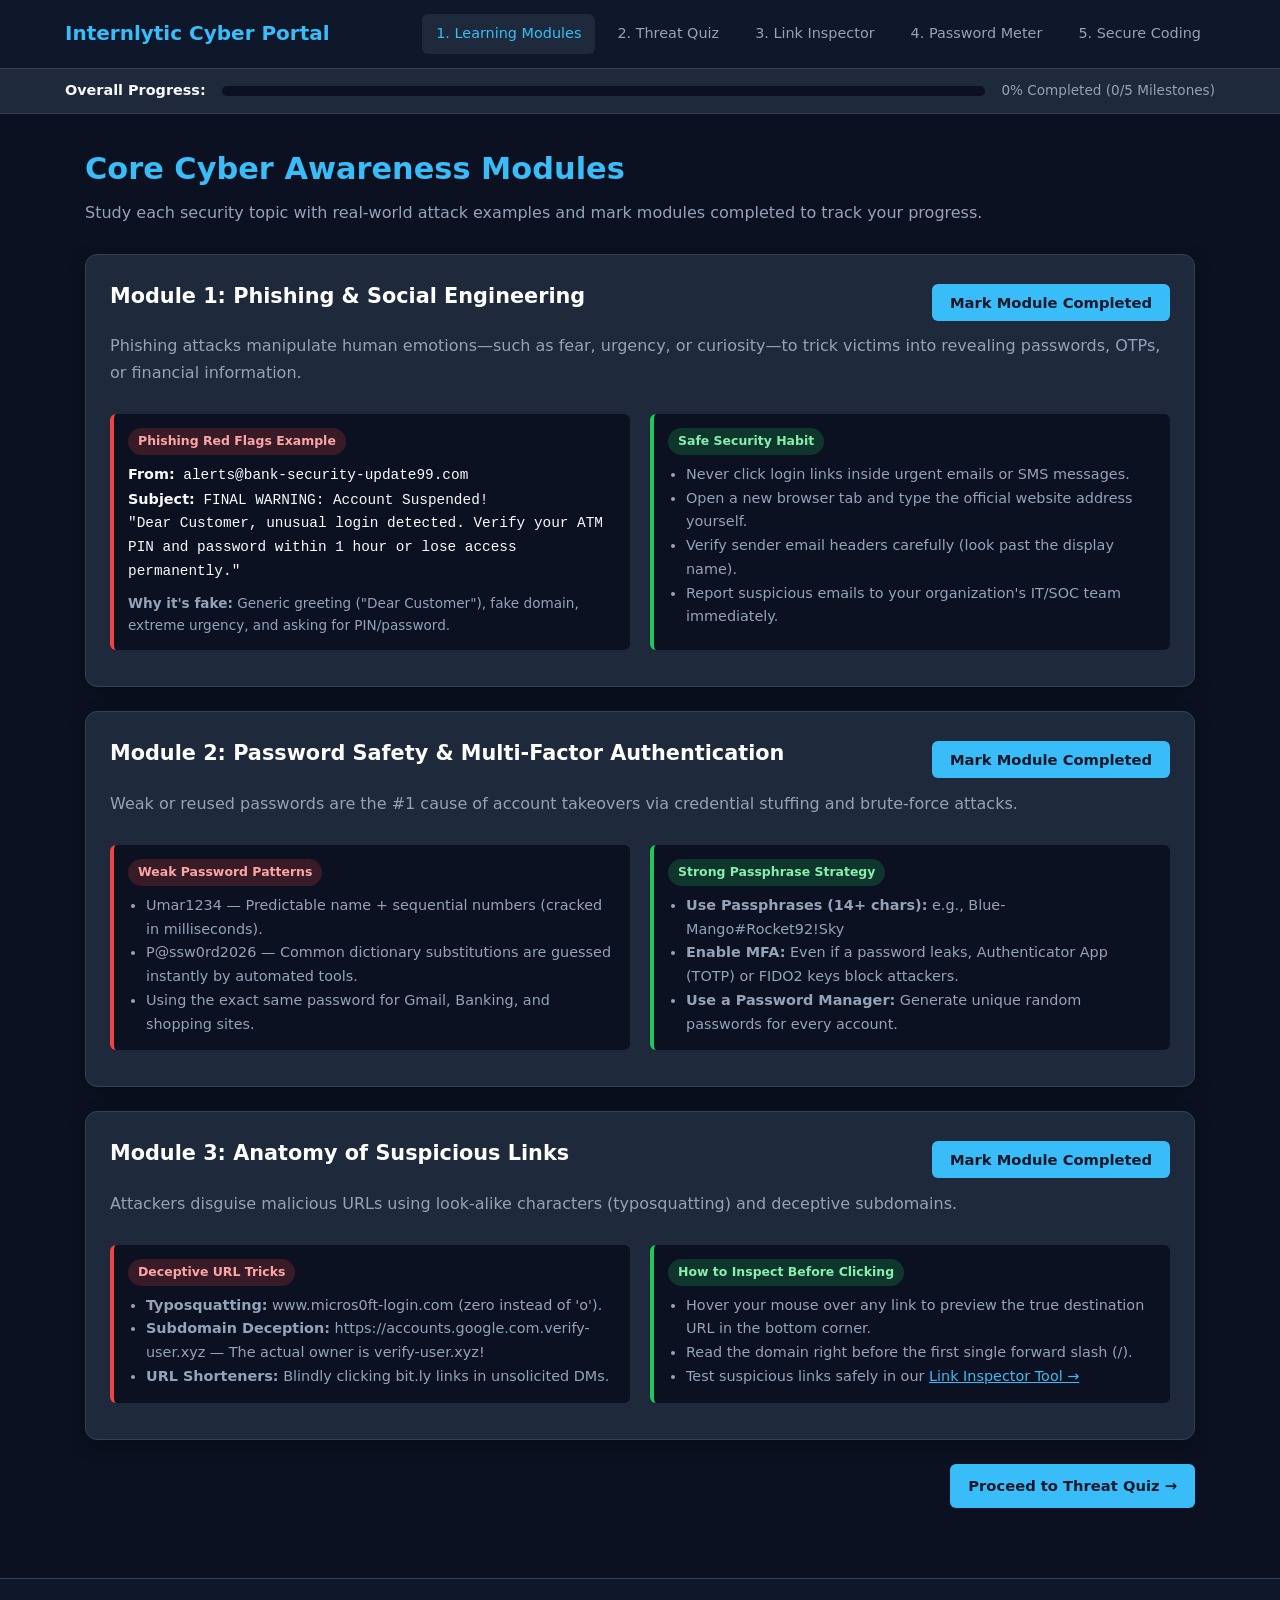
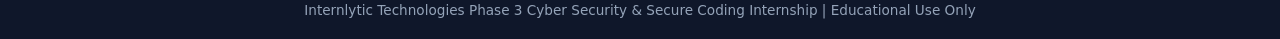
<file: index.html>
<!DOCTYPE html>
<html lang="en">
<head>
  <meta charset="UTF-8" />
  <meta name="viewport" content="width=device-width, initial-scale=1.0" />
  <title>Learning Modules | Internlytic Cyber Portal</title>
  <link rel="stylesheet" href="style.css" />
</head>
<body>
  <nav>
    <div class="nav-container">
      <a href="index.html" class="brand">Internlytic Cyber Portal</a>
      <div class="nav-links">
        <a href="index.html" class="active">1. Learning Modules</a>
        <a href="quiz.html">2. Threat Quiz</a>
        <a href="link-inspector.html">3. Link Inspector</a>
        <a href="password-meter.html">4. Password Meter</a>
        <a href="secure-coding.html">5. Secure Coding</a>
      </div>
    </div>
  </nav>

  <div class="progress-banner">
    <div class="progress-inner">
      <strong style="font-size:0.9rem;">Overall Progress:</strong>
      <div class="progress-track"><div class="progress-fill" id="globalBar"></div></div>
      <span id="globalText" style="font-size:0.85rem; color:var(--text-muted);">0% Completed</span>
    </div>
  </div>

  <main>
    <div class="page-header">
      <h1>Core Cyber Awareness Modules</h1>
      <p>Study each security topic with real-world attack examples and mark modules completed to track your progress.</p>
    </div>

    <!-- Module 1: Phishing -->
    <div class="card-box" id="mod-card-0">
      <div style="display:flex; justify-content:space-between; align-items:center; flex-wrap:wrap; gap:10px;">
        <h2>Module 1: Phishing & Social Engineering</h2>
        <button class="btn btn-primary" id="btn-mod-0" onclick="toggleModule(0)">Mark Module Completed</button>
      </div>
      <p style="color:var(--text-muted); margin-top:8px;">Phishing attacks manipulate human emotions—such as fear, urgency, or curiosity—to trick victims into revealing passwords, OTPs, or financial information.</p>

      <div class="grid-2" style="margin-top:16px;">
        <div class="example-box example-bad">
          <span class="badge badge-danger">Phishing Red Flags Example</span>
          <p style="margin-top:8px; font-family:monospace;">
            <strong>From:</strong> alerts@bank-security-update99.com<br>
            <strong>Subject:</strong> FINAL WARNING: Account Suspended!<br>
            "Dear Customer, unusual login detected. Verify your ATM PIN and password within 1 hour or lose access permanently."
          </p>
          <p style="margin-top:8px; color:var(--text-muted); font-size:0.85rem;"><strong>Why it's fake:</strong> Generic greeting ("Dear Customer"), fake domain, extreme urgency, and asking for PIN/password.</p>
        </div>

        <div class="example-box example-good">
          <span class="badge badge-success">Safe Security Habit</span>
          <ul style="padding-left:18px; margin-top:8px; color:var(--text-muted);">
            <li>Never click login links inside urgent emails or SMS messages.</li>
            <li>Open a new browser tab and type the official website address yourself.</li>
            <li>Verify sender email headers carefully (look past the display name).</li>
            <li>Report suspicious emails to your organization's IT/SOC team immediately.</li>
          </ul>
        </div>
      </div>
    </div>

    <!-- Module 2: Password Safety -->
    <div class="card-box" id="mod-card-1">
      <div style="display:flex; justify-content:space-between; align-items:center; flex-wrap:wrap; gap:10px;">
        <h2>Module 2: Password Safety & Multi-Factor Authentication</h2>
        <button class="btn btn-primary" id="btn-mod-1" onclick="toggleModule(1)">Mark Module Completed</button>
      </div>
      <p style="color:var(--text-muted); margin-top:8px;">Weak or reused passwords are the #1 cause of account takeovers via credential stuffing and brute-force attacks.</p>

      <div class="grid-2" style="margin-top:16px;">
        <div class="example-box example-bad">
          <span class="badge badge-danger">Weak Password Patterns</span>
          <ul style="padding-left:18px; margin-top:8px; color:var(--text-muted);">
            <li><code>Umar1234</code> — Predictable name + sequential numbers (cracked in milliseconds).</li>
            <li><code>P@ssw0rd2026</code> — Common dictionary substitutions are guessed instantly by automated tools.</li>
            <li>Using the exact same password for Gmail, Banking, and shopping sites.</li>
          </ul>
        </div>

        <div class="example-box example-good">
          <span class="badge badge-success">Strong Passphrase Strategy</span>
          <ul style="padding-left:18px; margin-top:8px; color:var(--text-muted);">
            <li><strong>Use Passphrases (14+ chars):</strong> e.g., <code>Blue-Mango#Rocket92!Sky</code></li>
            <li><strong>Enable MFA:</strong> Even if a password leaks, Authenticator App (TOTP) or FIDO2 keys block attackers.</li>
            <li><strong>Use a Password Manager:</strong> Generate unique random passwords for every account.</li>
          </ul>
        </div>
      </div>
    </div>

    <!-- Module 3: Suspicious Links -->
    <div class="card-box" id="mod-card-2">
      <div style="display:flex; justify-content:space-between; align-items:center; flex-wrap:wrap; gap:10px;">
        <h2>Module 3: Anatomy of Suspicious Links</h2>
        <button class="btn btn-primary" id="btn-mod-2" onclick="toggleModule(2)">Mark Module Completed</button>
      </div>
      <p style="color:var(--text-muted); margin-top:8px;">Attackers disguise malicious URLs using look-alike characters (typosquatting) and deceptive subdomains.</p>

      <div class="grid-2" style="margin-top:16px;">
        <div class="example-box example-bad">
          <span class="badge badge-danger">Deceptive URL Tricks</span>
          <ul style="padding-left:18px; margin-top:8px; color:var(--text-muted);">
            <li><strong>Typosquatting:</strong> <code>www.micros0ft-login.com</code> (zero instead of 'o').</li>
            <li><strong>Subdomain Deception:</strong> <code>https://accounts.google.com.verify-user.xyz</code> — The actual owner is <code>verify-user.xyz</code>!</li>
            <li><strong>URL Shorteners:</strong> Blindly clicking <code>bit.ly</code> links in unsolicited DMs.</li>
          </ul>
        </div>

        <div class="example-box example-good">
          <span class="badge badge-success">How to Inspect Before Clicking</span>
          <ul style="padding-left:18px; margin-top:8px; color:var(--text-muted);">
            <li>Hover your mouse over any link to preview the true destination URL in the bottom corner.</li>
            <li>Read the domain right before the first single forward slash (<code>/</code>).</li>
            <li>Test suspicious links safely in our <a href="link-inspector.html" style="color:var(--primary);">Link Inspector Tool &rarr;</a></li>
          </ul>
        </div>
      </div>
    </div>

    <div style="text-align:right;">
      <a href="quiz.html" class="btn btn-primary">Proceed to Threat Quiz &rarr;</a>
    </div>
  </main>

  <footer>Internlytic Technologies Phase 3 Cyber Security & Secure Coding Internship | Educational Use Only</footer>
  <script src="app.js"></script>
</body>
</html>
</file>
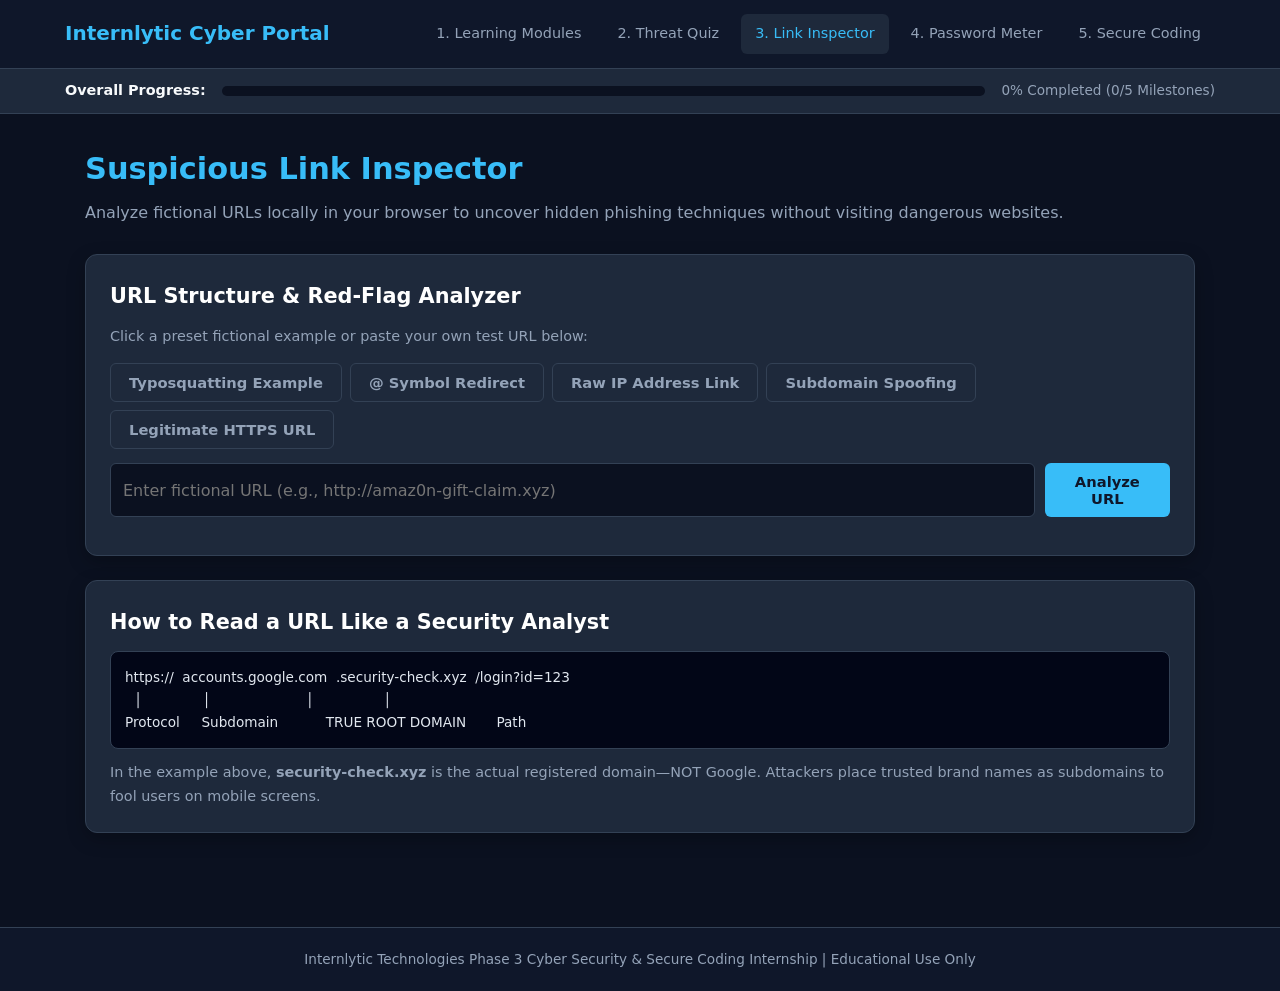
<file: link-inspector.html>
<!DOCTYPE html>
<html lang="en">
<head>
  <meta charset="UTF-8" />
  <meta name="viewport" content="width=device-width, initial-scale=1.0" />
  <title>Link Inspector | Internlytic Cyber Portal</title>
  <link rel="stylesheet" href="style.css" />
</head>
<body>
  <nav>
    <div class="nav-container">
      <a href="index.html" class="brand">Internlytic Cyber Portal</a>
      <div class="nav-links">
        <a href="index.html">1. Learning Modules</a>
        <a href="quiz.html">2. Threat Quiz</a>
        <a href="link-inspector.html" class="active">3. Link Inspector</a>
        <a href="password-meter.html">4. Password Meter</a>
        <a href="secure-coding.html">5. Secure Coding</a>
      </div>
    </div>
  </nav>

  <div class="progress-banner">
    <div class="progress-inner">
      <strong style="font-size:0.9rem;">Overall Progress:</strong>
      <div class="progress-track"><div class="progress-fill" id="globalBar"></div></div>
      <span id="globalText" style="font-size:0.85rem; color:var(--text-muted);">0% Completed</span>
    </div>
  </div>

  <main>
    <div class="page-header">
      <h1>Suspicious Link Inspector</h1>
      <p>Analyze fictional URLs locally in your browser to uncover hidden phishing techniques without visiting dangerous websites.</p>
    </div>

    <div class="card-box">
      <h2>URL Structure & Red-Flag Analyzer</h2>
      <p style="color:var(--text-muted); font-size:0.9rem;">Click a preset fictional example or paste your own test URL below:</p>

      <div style="display:flex; gap:8px; flex-wrap:wrap; margin:14px 0;">
        <button class="btn btn-outline" onclick="fillUrl('http://paypa1-security-login.com/verify')">Typosquatting Example</button>
        <button class="btn btn-outline" onclick="fillUrl('https://portal.bank.com@attacker-site.tk/auth')">@ Symbol Redirect</button>
        <button class="btn btn-outline" onclick="fillUrl('http://185.220.101.4/update-kyc')">Raw IP Address Link</button>
        <button class="btn btn-outline" onclick="fillUrl('https://login.microsoft.com.session-reset.xyz')">Subdomain Spoofing</button>
        <button class="btn btn-outline" onclick="fillUrl('https://developer.mozilla.org/en-US/docs/Web/Security')">Legitimate HTTPS URL</button>
      </div>

      <div class="input-row">
        <input type="text" id="urlField" placeholder="Enter fictional URL (e.g., http://amaz0n-gift-claim.xyz)" />
        <button class="btn btn-primary" onclick="runUrlInspection()">Analyze URL</button>
      </div>

      <div id="urlOutput" style="display:none;"></div>
    </div>

    <div class="card-box">
      <h2>How to Read a URL Like a Security Analyst</h2>
      <pre>https://  accounts.google.com  .security-check.xyz  /login?id=123
  │              │                      │                │
Protocol     Subdomain           TRUE ROOT DOMAIN       Path</pre>
      <p style="color:var(--text-muted); font-size:0.9rem; margin-top:12px;">
        In the example above, <strong>security-check.xyz</strong> is the actual registered domain—NOT Google. Attackers place trusted brand names as subdomains to fool users on mobile screens.
      </p>
    </div>
  </main>

  <footer>Internlytic Technologies Phase 3 Cyber Security & Secure Coding Internship | Educational Use Only</footer>
  <script src="app.js"></script>
</body>
</html>
</file>
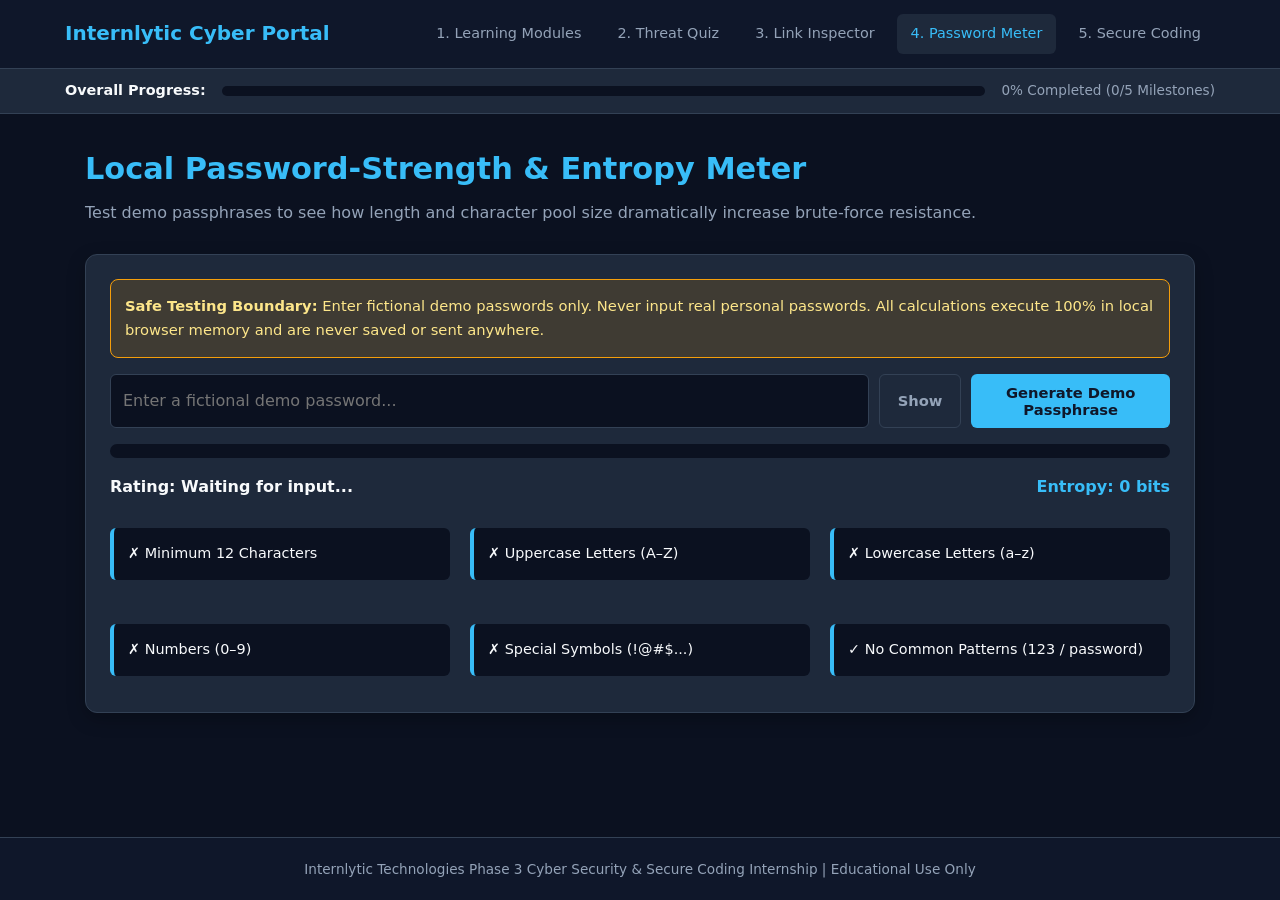
<file: password-meter.html>
<!DOCTYPE html>
<html lang="en">
<head>
  <meta charset="UTF-8" />
  <meta name="viewport" content="width=device-width, initial-scale=1.0" />
  <title>Password Meter | Internlytic Cyber Portal</title>
  <link rel="stylesheet" href="style.css" />
</head>
<body>
  <nav>
    <div class="nav-container">
      <a href="index.html" class="brand">Internlytic Cyber Portal</a>
      <div class="nav-links">
        <a href="index.html">1. Learning Modules</a>
        <a href="quiz.html">2. Threat Quiz</a>
        <a href="link-inspector.html">3. Link Inspector</a>
        <a href="password-meter.html" class="active">4. Password Meter</a>
        <a href="secure-coding.html">5. Secure Coding</a>
      </div>
    </div>
  </nav>

  <div class="progress-banner">
    <div class="progress-inner">
      <strong style="font-size:0.9rem;">Overall Progress:</strong>
      <div class="progress-track"><div class="progress-fill" id="globalBar"></div></div>
      <span id="globalText" style="font-size:0.85rem; color:var(--text-muted);">0% Completed</span>
    </div>
  </div>

  <main>
    <div class="page-header">
      <h1>Local Password-Strength & Entropy Meter</h1>
      <p>Test demo passphrases to see how length and character pool size dramatically increase brute-force resistance.</p>
    </div>

    <div class="card-box">
      <div class="alert alert-warn" style="margin-top:0; margin-bottom:16px;">
        <strong>Safe Testing Boundary:</strong> Enter fictional demo passwords only. Never input real personal passwords. All calculations execute 100% in local browser memory and are never saved or sent anywhere.
      </div>

      <div class="input-row">
        <input type="password" id="pwdInput" placeholder="Enter a fictional demo password..." oninput="checkPasswordStrength()" autocomplete="off" />
        <button class="btn btn-outline" id="pwdToggle" onclick="togglePwd()">Show</button>
        <button class="btn btn-primary" onclick="generateDemoPassphrase()">Generate Demo Passphrase</button>
      </div>

      <div class="progress-track" style="height:14px; margin:16px 0;">
        <div id="pwdBar" style="height:100%; width:0%; transition:all 0.3s;"></div>
      </div>

      <div style="display:flex; justify-content:space-between; flex-wrap:wrap; gap:10px; margin-bottom:16px;">
        <strong id="pwdRating">Rating: Waiting for input...</strong>
        <span id="pwdEntropy" style="color:var(--primary); font-weight:600;">Entropy: 0 bits</span>
      </div>

      <div class="grid-3">
        <div class="example-box" id="chk-len">✗ Minimum 12 Characters</div>
        <div class="example-box" id="chk-upper">✗ Uppercase Letters (A–Z)</div>
        <div class="example-box" id="chk-lower">✗ Lowercase Letters (a–z)</div>
        <div class="example-box" id="chk-num">✗ Numbers (0–9)</div>
        <div class="example-box" id="chk-sym">✗ Special Symbols (!@#$...)</div>
        <div class="example-box" id="chk-seq">✓ No Common Patterns (123 / password)</div>
      </div>
    </div>
  </main>

  <footer>Internlytic Technologies Phase 3 Cyber Security & Secure Coding Internship | Educational Use Only</footer>
  <script src="app.js"></script>
</body>
</html>
</file>
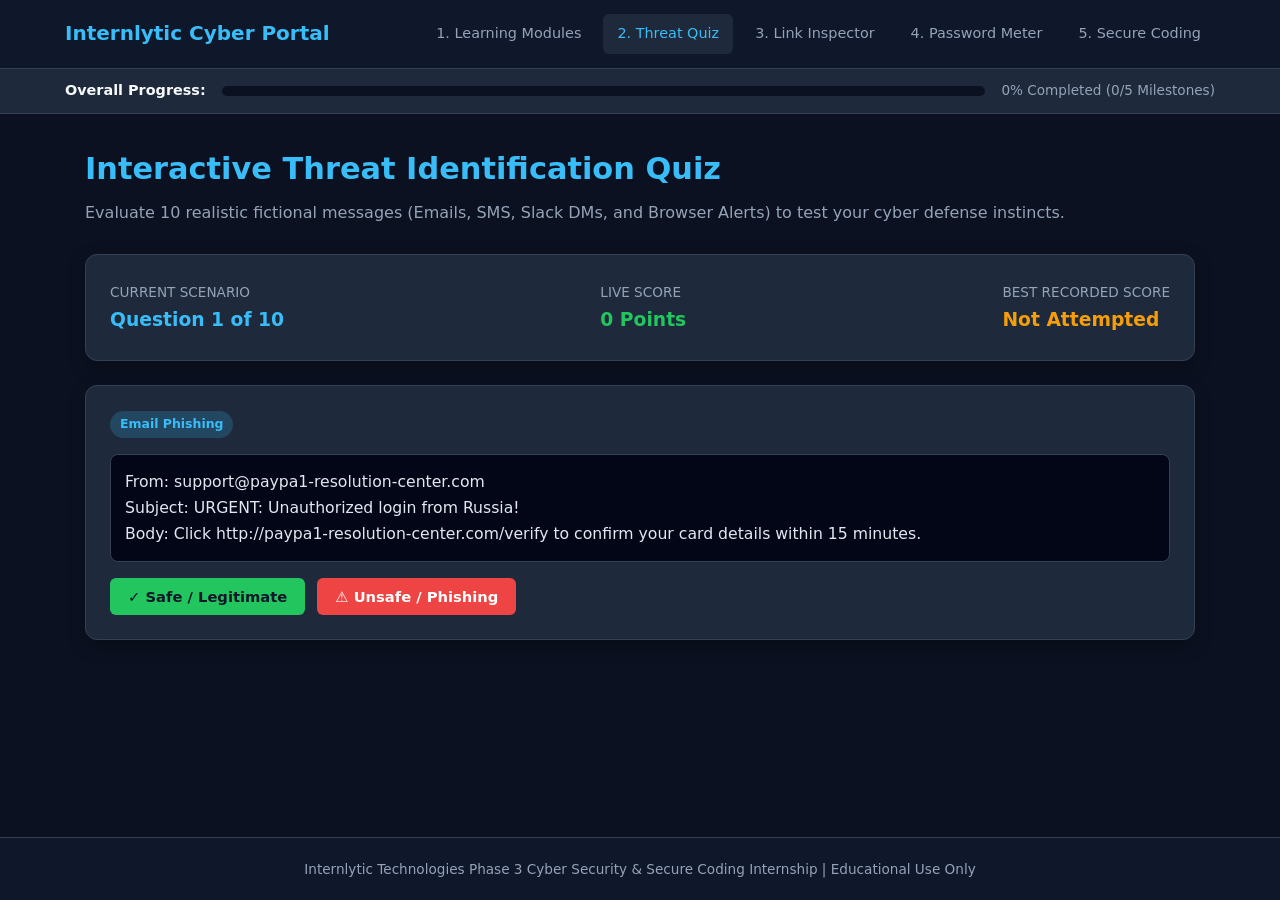
<file: quiz.html>
<!DOCTYPE html>
<html lang="en">
<head>
  <meta charset="UTF-8" />
  <meta name="viewport" content="width=device-width, initial-scale=1.0" />
  <title>Threat Quiz | Internlytic Cyber Portal</title>
  <link rel="stylesheet" href="style.css" />
</head>
<body>
  <nav>
    <div class="nav-container">
      <a href="index.html" class="brand">Internlytic Cyber Portal</a>
      <div class="nav-links">
        <a href="index.html">1. Learning Modules</a>
        <a href="quiz.html" class="active">2. Threat Quiz</a>
        <a href="link-inspector.html">3. Link Inspector</a>
        <a href="password-meter.html">4. Password Meter</a>
        <a href="secure-coding.html">5. Secure Coding</a>
      </div>
    </div>
  </nav>

  <div class="progress-banner">
    <div class="progress-inner">
      <strong style="font-size:0.9rem;">Overall Progress:</strong>
      <div class="progress-track"><div class="progress-fill" id="globalBar"></div></div>
      <span id="globalText" style="font-size:0.85rem; color:var(--text-muted);">0% Completed</span>
    </div>
  </div>

  <main>
    <div class="page-header">
      <h1>Interactive Threat Identification Quiz</h1>
      <p>Evaluate 10 realistic fictional messages (Emails, SMS, Slack DMs, and Browser Alerts) to test your cyber defense instincts.</p>
    </div>

    <!-- Scoreboard Summary -->
    <div class="card-box" style="display:flex; justify-content:space-between; flex-wrap:wrap; gap:16px; align-items:center;">
      <div>
        <span style="color:var(--text-muted); font-size:0.85rem;">CURRENT SCENARIO</span>
        <h3 id="qProgress" style="color:var(--primary);">Question 1 of 10</h3>
      </div>
      <div>
        <span style="color:var(--text-muted); font-size:0.85rem;">LIVE SCORE</span>
        <h3 id="qScore" style="color:var(--success);">0 Points</h3>
      </div>
      <div>
        <span style="color:var(--text-muted); font-size:0.85rem;">BEST RECORDED SCORE</span>
        <h3 id="bestScoreDisplay" style="color:var(--warning);">Not Attempted</h3>
      </div>
    </div>

    <!-- Active Quiz Card -->
    <div class="card-box" id="quizArea">
      <span class="badge" id="qCategory" style="background:rgba(56,189,248,0.2); color:var(--primary);">Email Scenario</span>
      <pre id="qText" style="font-size:0.98rem; margin:16px 0; white-space:pre-wrap;"></pre>

      <div id="qButtons" style="display:flex; gap:12px; flex-wrap:wrap;">
        <button class="btn btn-success" onclick="answerQuiz(true)">✓ Safe / Legitimate</button>
        <button class="btn btn-danger" onclick="answerQuiz(false)">⚠ Unsafe / Phishing</button>
      </div>

      <div id="qFeedback" class="alert" style="display:none;"></div>
      <button id="qNextBtn" class="btn btn-primary" style="margin-top:16px; display:none;" onclick="nextQuizQuestion()">Next Scenario &rarr;</button>
    </div>
  </main>

  <footer>Internlytic Technologies Phase 3 Cyber Security & Secure Coding Internship | Educational Use Only</footer>
  <script src="app.js"></script>
</body>
</html>
</file>
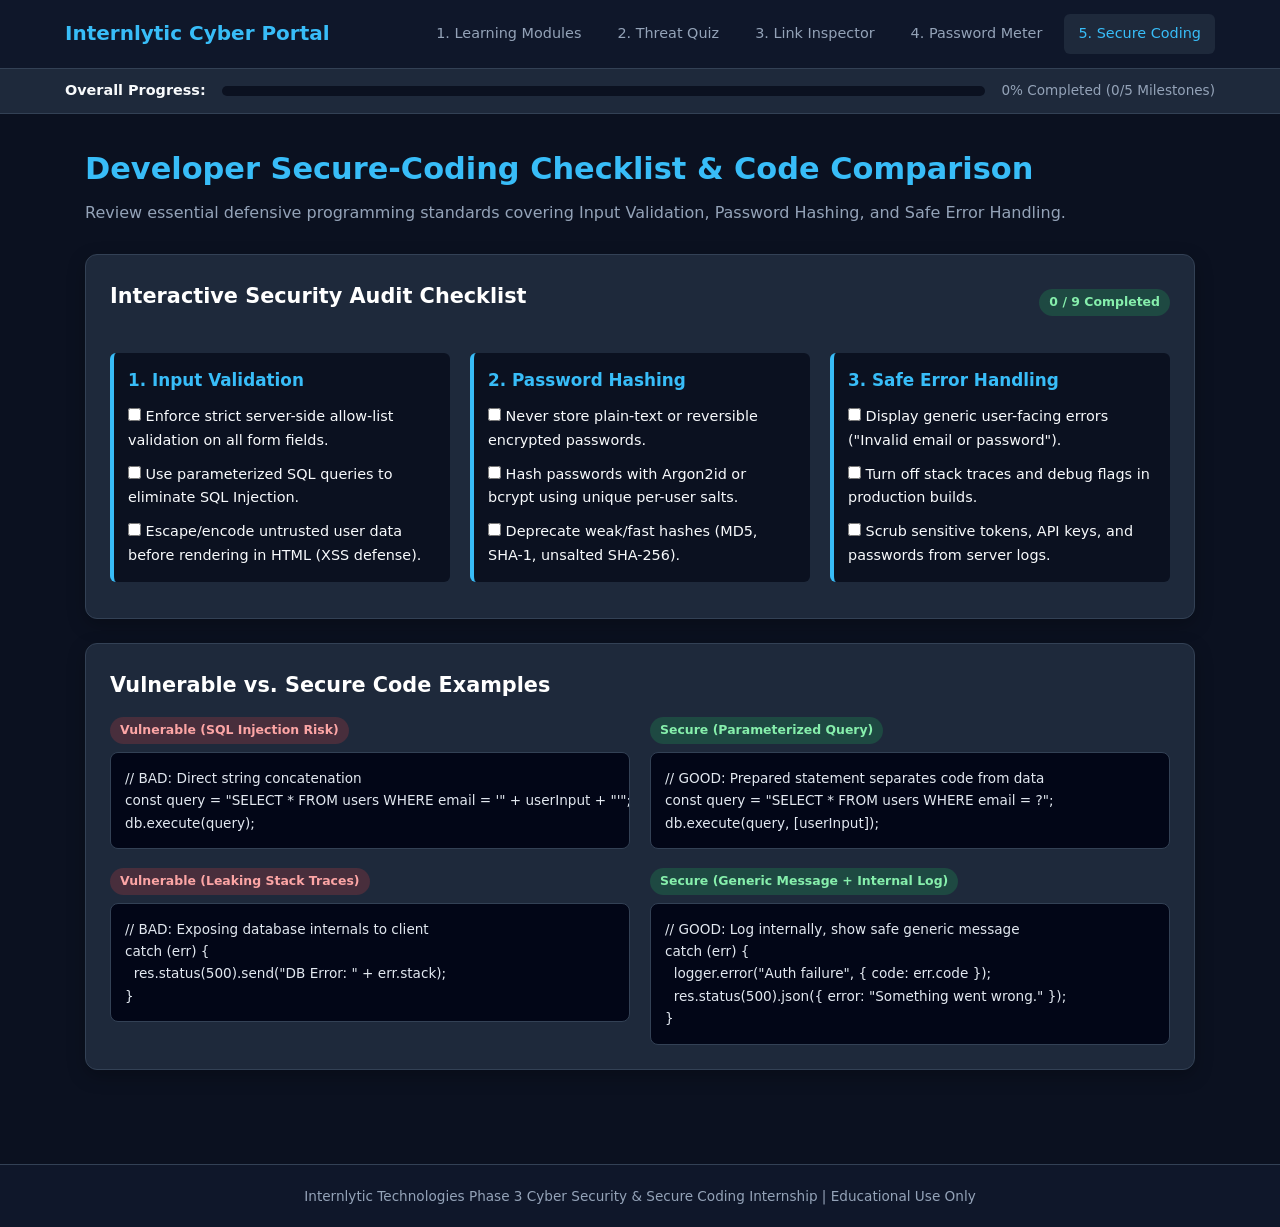
<file: secure-coding.html>
<!DOCTYPE html>
<html lang="en">
<head>
  <meta charset="UTF-8" />
  <meta name="viewport" content="width=device-width, initial-scale=1.0" />
  <title>Secure Coding Checklist | Internlytic Cyber Portal</title>
  <link rel="stylesheet" href="style.css" />
</head>
<body>
  <nav>
    <div class="nav-container">
      <a href="index.html" class="brand">Internlytic Cyber Portal</a>
      <div class="nav-links">
        <a href="index.html">1. Learning Modules</a>
        <a href="quiz.html">2. Threat Quiz</a>
        <a href="link-inspector.html">3. Link Inspector</a>
        <a href="password-meter.html">4. Password Meter</a>
        <a href="secure-coding.html" class="active">5. Secure Coding</a>
      </div>
    </div>
  </nav>

  <div class="progress-banner">
    <div class="progress-inner">
      <strong style="font-size:0.9rem;">Overall Progress:</strong>
      <div class="progress-track"><div class="progress-fill" id="globalBar"></div></div>
      <span id="globalText" style="font-size:0.85rem; color:var(--text-muted);">0% Completed</span>
    </div>
  </div>

  <main>
    <div class="page-header">
      <h1>Developer Secure-Coding Checklist & Code Comparison</h1>
      <p>Review essential defensive programming standards covering Input Validation, Password Hashing, and Safe Error Handling.</p>
    </div>

    <!-- Interactive Checklist -->
    <div class="card-box">
      <div style="display:flex; justify-content:space-between; align-items:center; flex-wrap:wrap; gap:10px; margin-bottom:16px;">
        <h2>Interactive Security Audit Checklist</h2>
        <span id="checkCounter" class="badge badge-success">0 / 9 Completed</span>
      </div>

      <div class="grid-3">
        <div class="example-box">
          <h3 style="color:var(--primary); margin-bottom:10px;">1. Input Validation</h3>
          <label style="display:block; margin-bottom:10px; cursor:pointer;"><input type="checkbox" class="dev-chk" data-id="0" onchange="saveChecklist()"> Enforce strict server-side allow-list validation on all form fields.</label>
          <label style="display:block; margin-bottom:10px; cursor:pointer;"><input type="checkbox" class="dev-chk" data-id="1" onchange="saveChecklist()"> Use parameterized SQL queries to eliminate SQL Injection.</label>
          <label style="display:block; cursor:pointer;"><input type="checkbox" class="dev-chk" data-id="2" onchange="saveChecklist()"> Escape/encode untrusted user data before rendering in HTML (XSS defense).</label>
        </div>

        <div class="example-box">
          <h3 style="color:var(--primary); margin-bottom:10px;">2. Password Hashing</h3>
          <label style="display:block; margin-bottom:10px; cursor:pointer;"><input type="checkbox" class="dev-chk" data-id="3" onchange="saveChecklist()"> Never store plain-text or reversible encrypted passwords.</label>
          <label style="display:block; margin-bottom:10px; cursor:pointer;"><input type="checkbox" class="dev-chk" data-id="4" onchange="saveChecklist()"> Hash passwords with Argon2id or bcrypt using unique per-user salts.</label>
          <label style="display:block; cursor:pointer;"><input type="checkbox" class="dev-chk" data-id="5" onchange="saveChecklist()"> Deprecate weak/fast hashes (MD5, SHA-1, unsalted SHA-256).</label>
        </div>

        <div class="example-box">
          <h3 style="color:var(--primary); margin-bottom:10px;">3. Safe Error Handling</h3>
          <label style="display:block; margin-bottom:10px; cursor:pointer;"><input type="checkbox" class="dev-chk" data-id="6" onchange="saveChecklist()"> Display generic user-facing errors ("Invalid email or password").</label>
          <label style="display:block; margin-bottom:10px; cursor:pointer;"><input type="checkbox" class="dev-chk" data-id="7" onchange="saveChecklist()"> Turn off stack traces and debug flags in production builds.</label>
          <label style="display:block; cursor:pointer;"><input type="checkbox" class="dev-chk" data-id="8" onchange="saveChecklist()"> Scrub sensitive tokens, API keys, and passwords from server logs.</label>
        </div>
      </div>
    </div>

    <!-- Vulnerable vs Secure Code Examples -->
    <div class="card-box">
      <h2>Vulnerable vs. Secure Code Examples</h2>
      <div class="grid-2" style="margin-top:14px;">
        <div>
          <span class="badge badge-danger">Vulnerable (SQL Injection Risk)</span>
          <pre>// BAD: Direct string concatenation
const query = "SELECT * FROM users WHERE email = '" + userInput + "'";
db.execute(query);</pre>
        </div>
        <div>
          <span class="badge badge-success">Secure (Parameterized Query)</span>
          <pre>// GOOD: Prepared statement separates code from data
const query = "SELECT * FROM users WHERE email = ?";
db.execute(query, [userInput]);</pre>
        </div>
      </div>

      <div class="grid-2" style="margin-top:18px;">
        <div>
          <span class="badge badge-danger">Vulnerable (Leaking Stack Traces)</span>
          <pre>// BAD: Exposing database internals to client
catch (err) {
  res.status(500).send("DB Error: " + err.stack);
}</pre>
        </div>
        <div>
          <span class="badge badge-success">Secure (Generic Message + Internal Log)</span>
          <pre>// GOOD: Log internally, show safe generic message
catch (err) {
  logger.error("Auth failure", { code: err.code });
  res.status(500).json({ error: "Something went wrong." });
}</pre>
        </div>
      </div>
    </div>
  </main>

  <footer>Internlytic Technologies Phase 3 Cyber Security & Secure Coding Internship | Educational Use Only</footer>
  <script src="app.js"></script>
</body>
</html>
</file>
<file: style.css>
:root {
  --bg: #0b1120;
  --surface: #1e293b;
  --surface-alt: #0f172a;
  --primary: #38bdf8;
  --primary-hover: #0284c7;
  --success: #22c55e;
  --warning: #f59e0b;
  --danger: #ef4444;
  --text: #f8fafc;
  --text-muted: #94a3b8;
  --border: #334155;
}

* {
  box-sizing: border-box;
  margin: 0;
  padding: 0;
  font-family: 'Segoe UI', system-ui, -apple-system, sans-serif;
}

body {
  background-color: var(--bg);
  color: var(--text);
  line-height: 1.65;
  min-height: 100vh;
  display: flex;
  flex-direction: column;
}

/* Navbar */
nav {
  background: var(--surface-alt);
  border-bottom: 1px solid var(--border);
  padding: 14px 24px;
  position: sticky;
  top: 0;
  z-index: 1000;
}

.nav-container {
  max-width: 1150px;
  margin: 0 auto;
  display: flex;
  flex-wrap: wrap;
  justify-content: space-between;
  align-items: center;
  gap: 12px;
}

.brand {
  font-size: 1.25rem;
  font-weight: 700;
  color: var(--primary);
  text-decoration: none;
}

.nav-links {
  display: flex;
  flex-wrap: wrap;
  gap: 8px;
}

.nav-links a {
  color: var(--text-muted);
  text-decoration: none;
  padding: 8px 14px;
  border-radius: 6px;
  font-size: 0.9rem;
  font-weight: 500;
  transition: all 0.2s;
}

.nav-links a:hover,
.nav-links a.active {
  background: var(--surface);
  color: var(--primary);
}

/* Global Progress Banner */
.progress-banner {
  background: var(--surface);
  border-bottom: 1px solid var(--border);
  padding: 10px 24px;
}

.progress-inner {
  max-width: 1150px;
  margin: 0 auto;
  display: flex;
  align-items: center;
  gap: 16px;
  flex-wrap: wrap;
}

.progress-track {
  flex: 1;
  min-width: 200px;
  height: 10px;
  background: var(--bg);
  border-radius: 999px;
  overflow: hidden;
}

.progress-fill {
  height: 100%;
  width: 0%;
  background: linear-gradient(90deg, var(--primary), var(--success));
  transition: width 0.4s ease;
}

/* Main Layout */
main {
  max-width: 1150px;
  width: 100%;
  margin: 30px auto;
  padding: 0 20px;
  flex: 1;
}

.page-header {
  margin-bottom: 28px;
}

.page-header h1 {
  font-size: 1.9rem;
  color: var(--primary);
  margin-bottom: 6px;
}

.page-header p {
  color: var(--text-muted);
  font-size: 1rem;
}

.card-box {
  background: var(--surface);
  border: 1px solid var(--border);
  border-radius: 12px;
  padding: 24px;
  margin-bottom: 24px;
  box-shadow: 0 6px 18px rgba(0, 0, 0, 0.25);
}

.card-box h2 {
  color: #fff;
  font-size: 1.3rem;
  margin-bottom: 12px;
}

.grid-3 {
  display: grid;
  grid-template-columns: repeat(auto-fit, minmax(310px, 1fr));
  gap: 20px;
}

.grid-2 {
  display: grid;
  grid-template-columns: repeat(auto-fit, minmax(420px, 1fr));
  gap: 20px;
}

/* Buttons */
.btn {
  padding: 10px 18px;
  border: none;
  border-radius: 6px;
  font-weight: 600;
  cursor: pointer;
  font-size: 0.92rem;
  transition: opacity 0.2s;
  display: inline-block;
  text-decoration: none;
}

.btn:hover { opacity: 0.9; }
.btn-primary { background: var(--primary); color: #0f172a; }
.btn-success { background: var(--success); color: #0f172a; }
.btn-danger { background: var(--danger); color: #fff; }
.btn-outline { background: transparent; border: 1px solid var(--border); color: var(--text-muted); }
.btn-outline:hover { border-color: var(--primary); color: var(--primary); }

/* Example Boxes & Code Blocks */
.example-box {
  background: var(--bg);
  border-left: 4px solid var(--primary);
  padding: 14px;
  border-radius: 6px;
  margin: 12px 0;
  font-size: 0.9rem;
}

.example-bad { border-left-color: var(--danger); }
.example-good { border-left-color: var(--success); }

pre {
  background: #020617;
  padding: 14px;
  border-radius: 8px;
  overflow-x: auto;
  font-size: 0.85rem;
  color: #e2e8f0;
  margin-top: 8px;
  border: 1px solid var(--border);
}

/* Alerts */
.alert {
  padding: 14px;
  border-radius: 8px;
  margin-top: 14px;
  font-size: 0.92rem;
}
.alert-warn { background: rgba(245, 158, 11, 0.15); border: 1px solid var(--warning); color: #fde68a; }
.alert-success { background: rgba(34, 197, 94, 0.15); border: 1px solid var(--success); color: #bbf7d0; }
.alert-danger { background: rgba(239, 68, 68, 0.15); border: 1px solid var(--danger); color: #fecaca; }

/* Inputs */
input[type="text"], input[type="password"] {
  width: 100%;
  padding: 12px;
  border-radius: 6px;
  border: 1px solid var(--border);
  background: var(--bg);
  color: var(--text);
  font-size: 1rem;
}

.input-row {
  display: flex;
  gap: 10px;
  margin: 14px 0;
}

/* Badges */
.badge {
  display: inline-block;
  padding: 3px 10px;
  border-radius: 999px;
  font-size: 0.78rem;
  font-weight: 600;
}
.badge-danger { background: rgba(239, 68, 68, 0.2); color: #fca5a5; }
.badge-success { background: rgba(34, 197, 94, 0.2); color: #86efac; }

footer {
  background: var(--surface-alt);
  border-top: 1px solid var(--border);
  text-align: center;
  padding: 20px;
  color: var(--text-muted);
  font-size: 0.85rem;
  margin-top: 40px;
}
</file>
